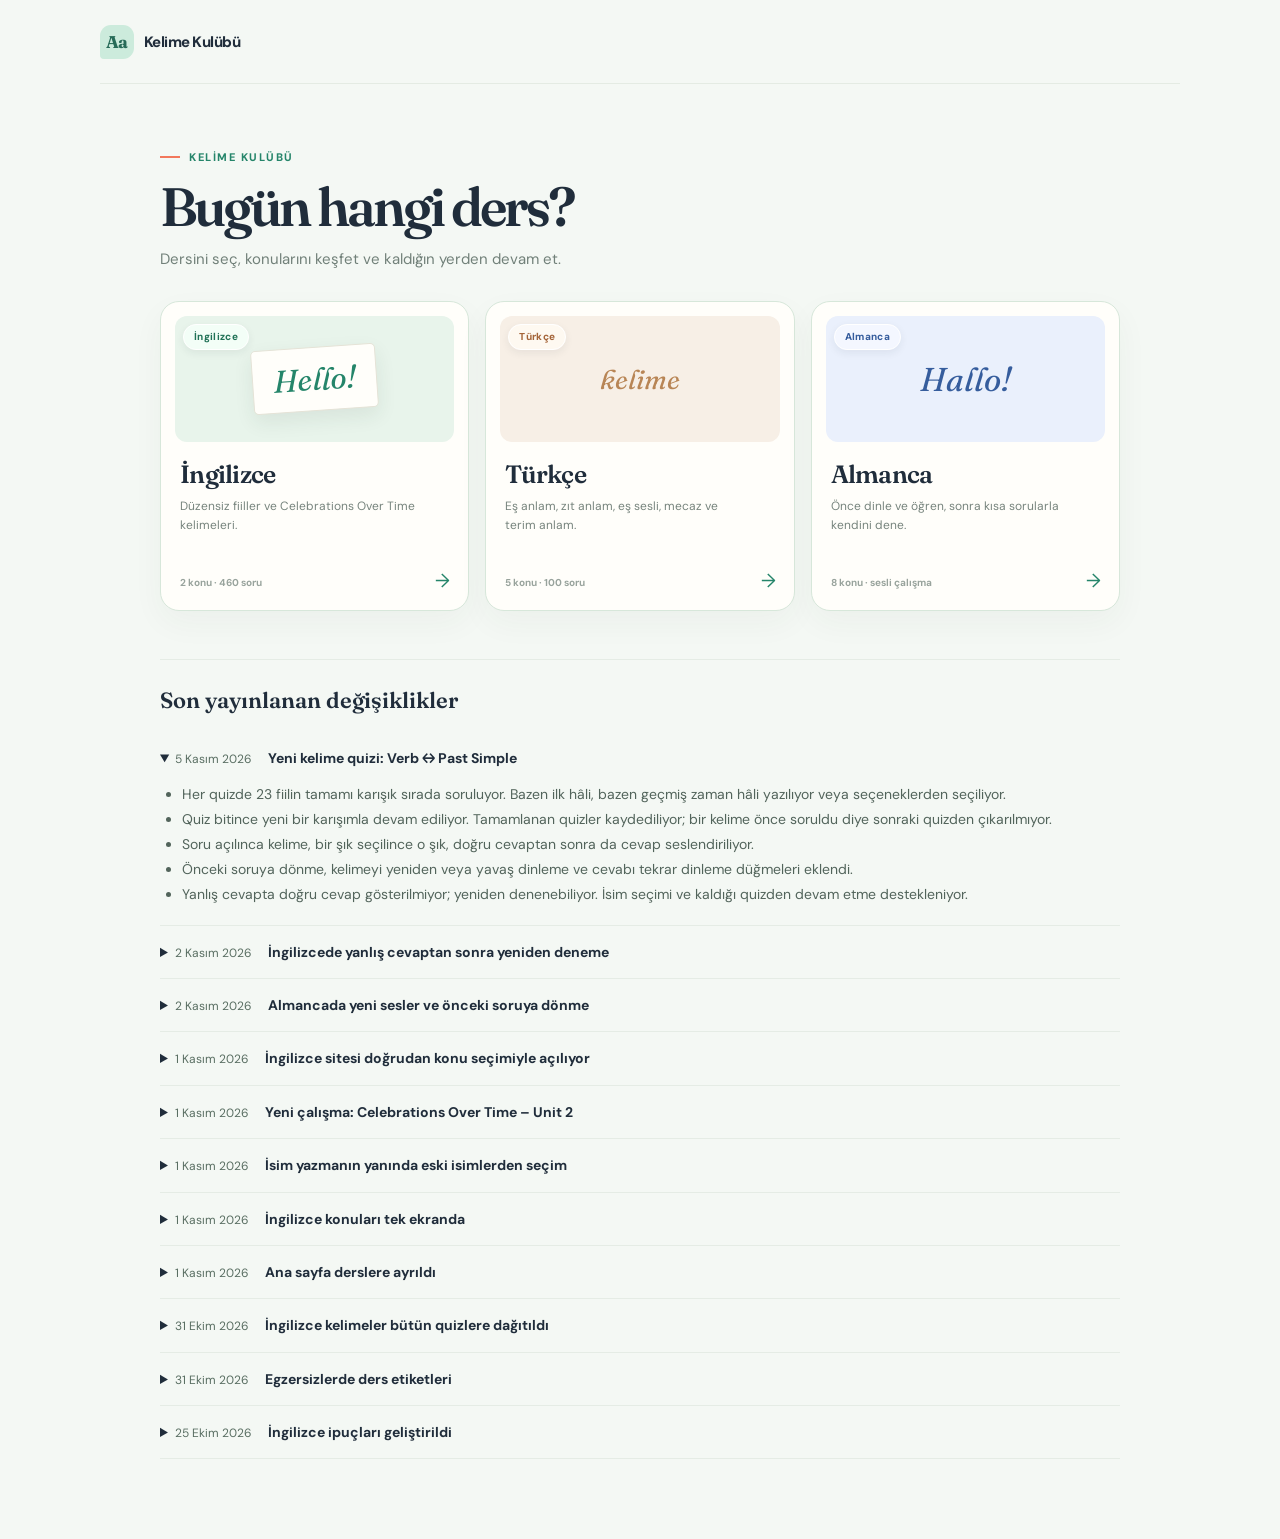
<file: index.html>
<!doctype html>
<html lang="tr">
  <head>
    <meta charset="UTF-8" />
    <meta name="viewport" content="width=device-width, initial-scale=1" />
    <meta name="theme-color" content="#f4f8f4" />
    <meta name="description" content="İngilizce, Türkçe ve Almanca dersleri için çocuklara uygun çalışmalar." />
    <title>Dersler · Kelime Kulübü</title>
    <link rel="stylesheet" href="styles.css?v=20261101-release1" />
    <script src="release-notes.js?v=20261105-release1" defer></script>
  </head>
  <body>
    <main class="app-shell">
      <header class="topbar">
        <a class="brand" href="index.html" aria-label="Kelime Kulübü ana sayfa"><span class="brand-mark" aria-hidden="true">Aa</span><span>Kelime Kulübü</span></a>
      </header>
      <section class="exercise-picker view" aria-labelledby="exercise-title">
        <div class="exercise-picker-heading">
          <p class="eyebrow"><span class="eyebrow-line"></span> KELİME KULÜBÜ</p>
          <h1 id="exercise-title">Bugün hangi ders?</h1>
          <p>Dersini seç, konularını keşfet ve kaldığın yerden devam et.</p>
        </div>
        <div class="exercise-grid subject-grid" aria-label="Dersler">
          <a class="exercise-card exercise-card-active subject-card" href="english.html">
            <span class="exercise-language-tag language-english">İngilizce</span>
            <span class="exercise-card-art exercise-art-verbs" aria-hidden="true"><span>Hello!</span></span>
            <span class="exercise-card-copy"><strong>İngilizce</strong><span>Düzensiz fiiller ve Celebrations Over Time kelimeleri.</span><span class="exercise-card-meta">2 konu · 460 soru</span></span>
            <span class="exercise-card-arrow" aria-hidden="true">→</span>
          </a>
          <a class="exercise-card exercise-card-active subject-card" href="turkish.html">
            <span class="exercise-language-tag language-turkish">Türkçe</span>
            <span class="exercise-card-art exercise-art-turkish" aria-hidden="true"><span>kelime</span></span>
            <span class="exercise-card-copy"><strong>Türkçe</strong><span>Eş anlam, zıt anlam, eş sesli, mecaz ve terim anlam.</span><span class="exercise-card-meta">5 konu · 100 soru</span></span>
            <span class="exercise-card-arrow" aria-hidden="true">→</span>
          </a>
          <a class="exercise-card exercise-card-active subject-card" href="german.html">
            <span class="exercise-language-tag language-german">Almanca</span>
            <span class="exercise-card-art exercise-art-german" aria-hidden="true"><span>Hallo!</span></span>
            <span class="exercise-card-copy"><strong>Almanca</strong><span>Önce dinle ve öğren, sonra kısa sorularla kendini dene.</span><span class="exercise-card-meta">8 konu · sesli çalışma</span></span>
            <span class="exercise-card-arrow" aria-hidden="true">→</span>
          </a>
        </div>
        <section class="release-notes" data-release-notes="home" aria-label="Son yayınlanan değişiklikler"></section>
      </section>
    </main>
  </body>
</html>
</file>
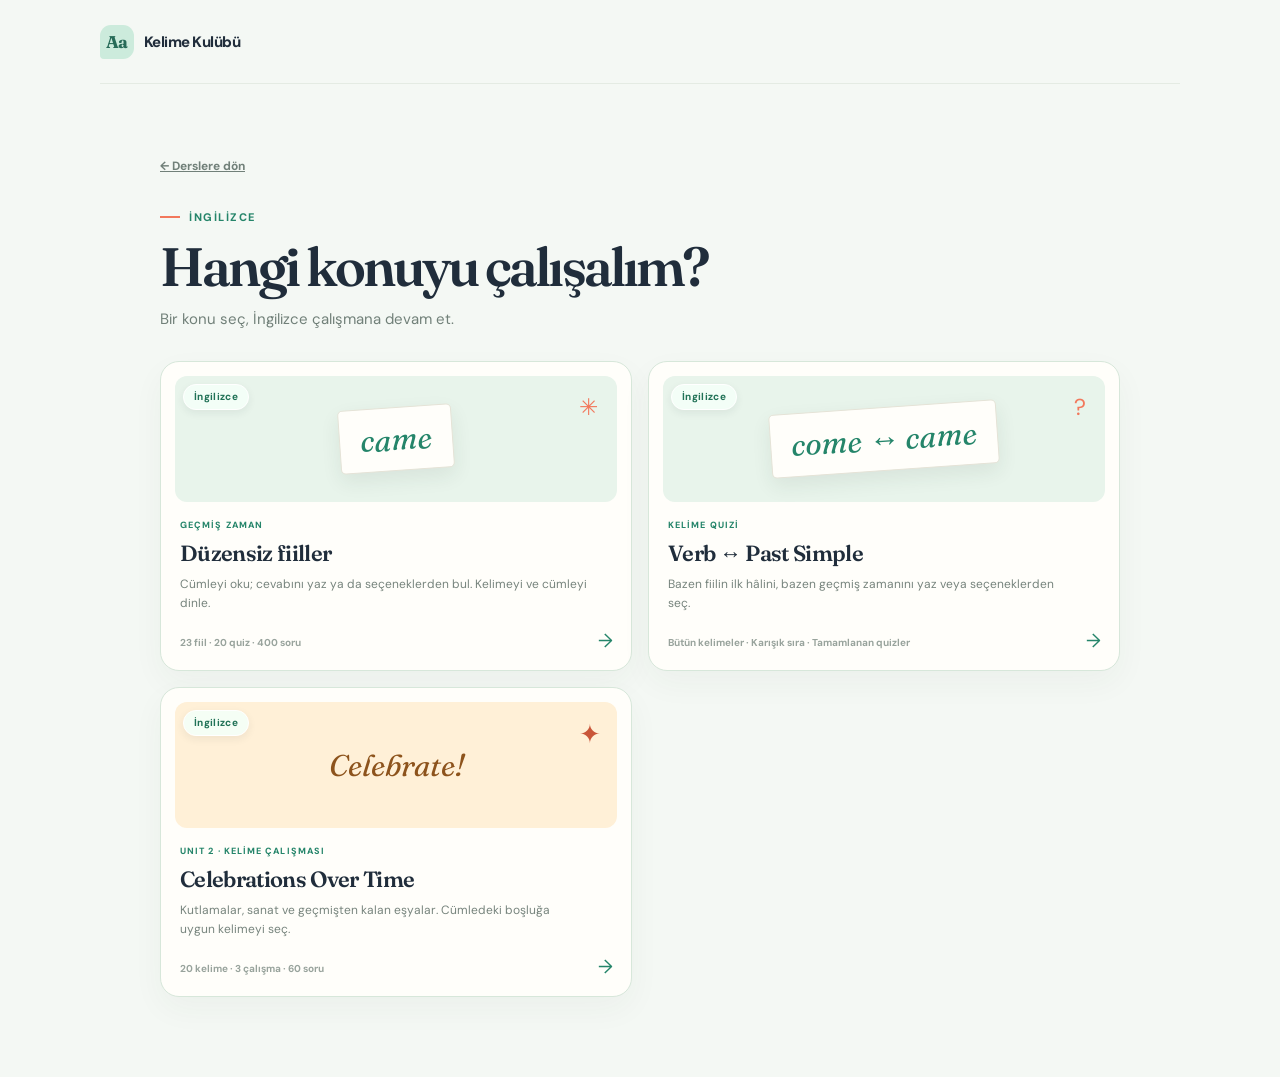
<file: english.html>
<!doctype html>
<html lang="tr">
  <head>
    <meta charset="UTF-8" />
    <meta name="viewport" content="width=device-width, initial-scale=1" />
    <meta name="theme-color" content="#f4f8f4" />
    <meta name="description" content="İngilizce, Türkçe ve Almanca dersleri için çocuklara uygun çalışmalar." />
    <title>İngilizce · Kelime Kulübü</title>
    <link rel="stylesheet" href="styles.css?v=20261101-release1" />
    <script src="subject-links.js?v=20261101-release1" defer></script>
  </head>
  <body>
    <main class="app-shell">
      <header class="topbar">
        <a class="brand" href="index.html" aria-label="Kelime Kulübü ana sayfa"><span class="brand-mark" aria-hidden="true">Aa</span><span>Kelime Kulübü</span></a>
      </header>
      <section class="exercise-picker view" aria-labelledby="english-title">
        <a class="back-link" href="index.html">← Derslere dön</a>
        <div class="exercise-picker-heading">
          <p class="eyebrow"><span class="eyebrow-line"></span> İNGİLİZCE</p>
          <h1 id="english-title">Hangi konuyu çalışalım?</h1>
          <p>Bir konu seç, İngilizce çalışmana devam et.</p>
        </div>
        <div class="exercise-grid" aria-label="İngilizce konuları">
          <a class="exercise-card exercise-card-active" data-english-site data-english-page="irregular-verbs.html" href="https://tiredthracian.github.io/Alpcik-English/irregular-verbs.html">
            <span class="exercise-language-tag language-english">İngilizce</span>
            <span class="exercise-card-art exercise-art-verbs" aria-hidden="true"><span>came</span><i>✳</i></span>
            <span class="exercise-card-copy"><span class="exercise-status">GEÇMİŞ ZAMAN</span><strong>Düzensiz fiiller</strong><span>Cümleyi oku; cevabını yaz ya da seçeneklerden bul. Kelimeyi ve cümleyi dinle.</span><span class="exercise-card-meta">23 fiil · 20 quiz · 400 soru</span></span>
            <span class="exercise-card-arrow" aria-hidden="true">→</span>
          </a>
          <a class="exercise-card exercise-card-active" data-english-site data-english-page="verb-quiz.html" href="https://tiredthracian.github.io/Alpcik-English/verb-quiz.html">
            <span class="exercise-language-tag language-english">İngilizce</span>
            <span class="exercise-card-art exercise-art-verbs" aria-hidden="true"><span>come ↔ came</span><i>?</i></span>
            <span class="exercise-card-copy"><span class="exercise-status">KELİME QUIZİ</span><strong>Verb ↔ Past Simple</strong><span>Bazen fiilin ilk hâlini, bazen geçmiş zamanını yaz veya seçeneklerden seç.</span><span class="exercise-card-meta">Bütün kelimeler · Karışık sıra · Tamamlanan quizler</span></span>
            <span class="exercise-card-arrow" aria-hidden="true">→</span>
          </a>
          <a class="exercise-card exercise-card-active" data-english-site data-english-page="celebrations.html" href="https://tiredthracian.github.io/Alpcik-English/celebrations.html">
            <span class="exercise-language-tag language-english">İngilizce</span>
            <span class="exercise-card-art exercise-art-celebrations" aria-hidden="true"><span>Celebrate!</span><i>✦</i></span>
            <span class="exercise-card-copy"><span class="exercise-status">UNIT 2 · KELİME ÇALIŞMASI</span><strong>Celebrations Over Time</strong><span>Kutlamalar, sanat ve geçmişten kalan eşyalar. Cümledeki boşluğa uygun kelimeyi seç.</span><span class="exercise-card-meta">20 kelime · 3 çalışma · 60 soru</span></span>
            <span class="exercise-card-arrow" aria-hidden="true">→</span>
          </a>
        </div>
      </section>
    </main>
  </body>
</html>
</file>
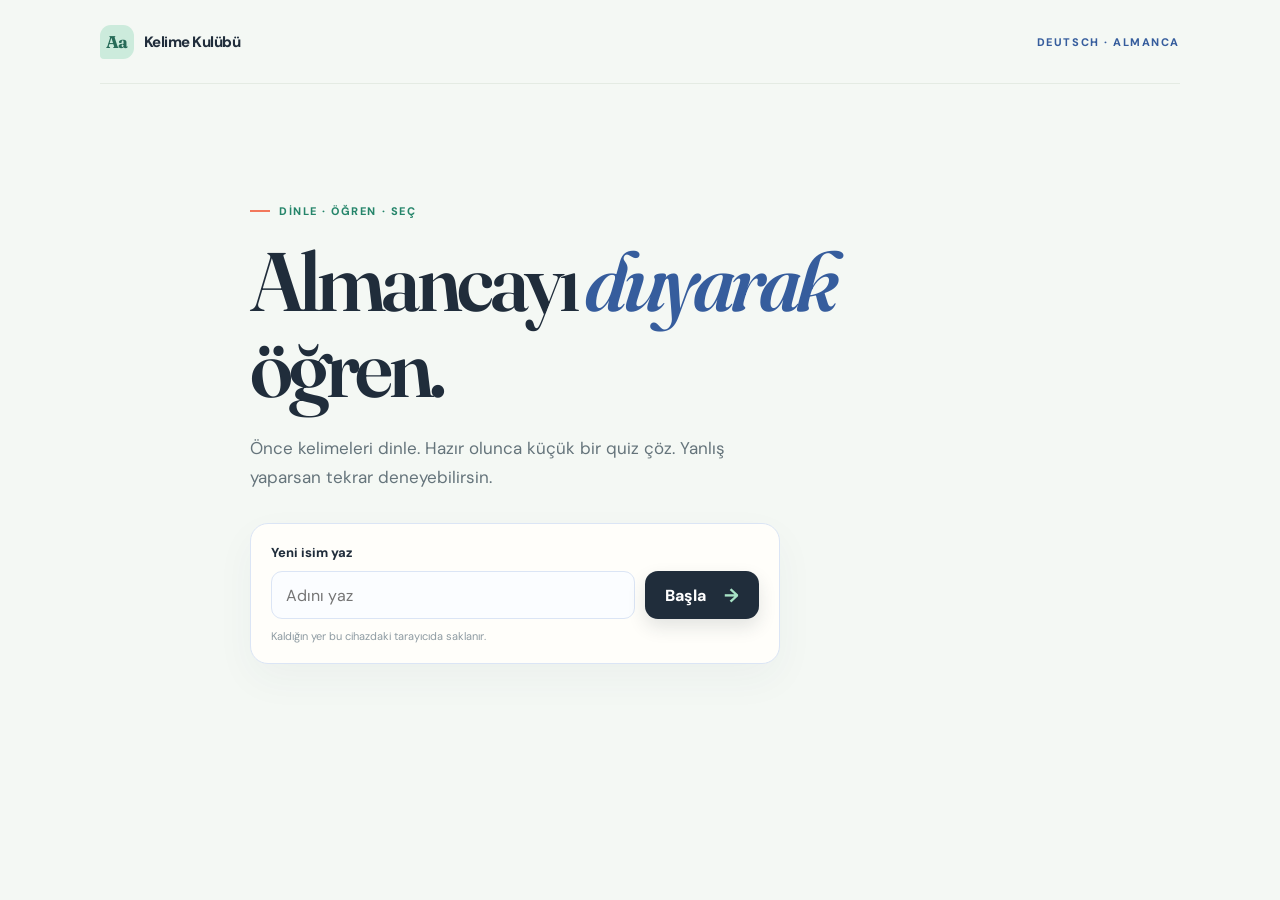
<file: german.html>
<!doctype html>
<html lang="tr">
  <head>
    <meta charset="UTF-8" />
    <meta name="viewport" content="width=device-width, initial-scale=1" />
    <meta name="theme-color" content="#f4f8f4" />
    <meta name="description" content="Almanca kelimeleri dinleyerek öğren, sonra kısa sorularla pekiştir." />
    <title>Almanca çalışması · Kelime Kulübü</title>
    <link rel="stylesheet" href="styles.css?v=20261101-release1" />
    <link rel="stylesheet" href="german.css?v=20261102-previous1" />
    <script src="german-data.js" defer></script>
    <script src="german.js?v=20261102-previous1" defer></script>
    <script src="profile-picker.js?v=20261104-quiz1" defer></script>
  </head>
  <body>
    <main class="app-shell german-shell">
      <header class="topbar">
        <a class="brand" href="./" aria-label="Kelime Kulübü ana sayfa"><span class="brand-mark" aria-hidden="true">Aa</span><span>Kelime Kulübü</span></a>
        <span class="german-top-label">DEUTSCH · ALMANCA</span>
      </header>

      <section class="german-intro" id="intro-view">
        <p class="eyebrow"><span class="eyebrow-line"></span> DİNLE · ÖĞREN · SEÇ</p>
        <h1>Almancayı <em>duyarak</em> öğren.</h1>
        <p>Önce kelimeleri dinle. Hazır olunca küçük bir quiz çöz. Yanlış yaparsan tekrar deneyebilirsin.</p>
        <form id="name-form" class="german-name-form">
          <div class="saved-names" data-profile-picker="german-name" hidden></div>
          <label for="german-name">Yeni isim yaz</label>
          <div class="german-form-row">
            <input id="german-name" type="text" maxlength="30" autocomplete="name" placeholder="Adını yaz" required />
            <button class="button button-primary" type="submit">Başla <span aria-hidden="true">→</span></button>
          </div>
          <small>Kaldığın yer bu cihazdaki tarayıcıda saklanır.</small>
        </form>
      </section>

      <section class="german-topics" id="topics-view" hidden>
        <div class="german-page-head">
          <div><p class="eyebrow"><span class="eyebrow-line"></span> ALMANCA ÇALIŞMASI</p><h1>Bugün ne dinleyelim?</h1><p>Bir konu seç. Önce kelimelere bak, sonra kendini dene.</p></div>
          <button class="german-profile-button" id="change-name" type="button">İsim: <strong id="current-name"></strong> · değiştir</button>
        </div>
        <div class="german-topic-grid" id="topic-list"></div>
      </section>

      <section class="german-study" id="study-view" hidden>
        <button class="back-link" id="back-to-topics" type="button"><span aria-hidden="true">←</span> Konulara dön</button>
        <div class="german-study-head"><div><p class="eyebrow"><span class="eyebrow-line"></span> <span id="study-mode">DİNLE VE ÖĞREN</span></p><h1 id="study-title"></h1></div><span class="german-count" id="study-count"></span></div>
        <div class="german-progress"><span id="study-progress"></span></div>
        <article class="german-word-card" id="word-card">
          <p class="german-card-label" id="card-label">ÖNCE DİNLE</p>
          <div class="german-word" id="german-word" lang="de"></div>
          <div class="german-meaning" id="german-meaning"></div>
          <p class="german-learning-tip" id="learning-tip" hidden></p>
          <div class="german-audio-actions">
            <button class="german-sound-button" id="play-audio" type="button" aria-label="Almanca telaffuzu dinle"><span aria-hidden="true">▶</span> Dinle</button>
            <button class="german-slow-button" id="play-slow" type="button">Yavaş dinle</button>
          </div>
          <div class="german-options" id="answer-options" hidden></div>
          <p class="german-feedback" id="german-feedback" role="status" aria-live="polite"></p>
          <div class="german-navigation">
            <button class="german-slow-button" id="previous-card" type="button" disabled><span aria-hidden="true">←</span> Önceki</button>
            <button class="button button-primary german-next" id="next-card" type="button">Sonraki <span aria-hidden="true">→</span></button>
          </div>
        </article>
        <p class="german-audio-note" id="audio-note" role="status" hidden>Ses açılamadı. Lütfen tekrar dene.</p>
      </section>
    </main>
  </body>
</html>
</file>
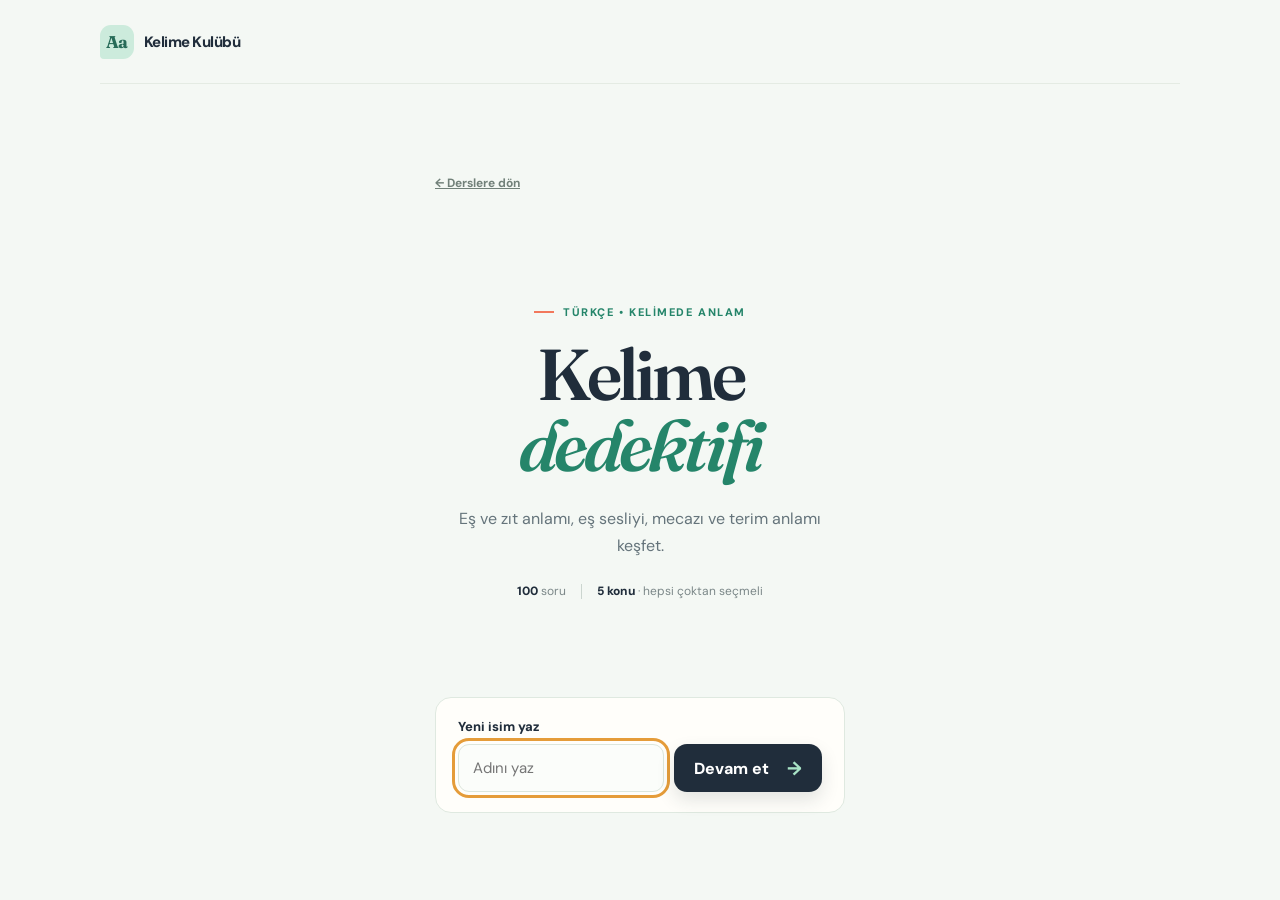
<file: turkish.html>
<!doctype html>
<html lang="tr">
  <head>
    <meta charset="UTF-8" />
    <meta name="viewport" content="width=device-width, initial-scale=1" />
    <meta name="theme-color" content="#f4f8f4" />
    <meta name="description" content="İngilizce, Türkçe ve Almanca kelime çalışmaları." />
    <title>Türkçe · Kelime Kulübü</title>
    <link rel="stylesheet" href="styles.css?v=20261101-release1" />
    <script src="turkish-questions.js?v=20261031-mixedwords1" defer></script>
    <script src="english-audio.js?v=20261101-release1" defer></script>
    <script src="app.js?v=20261102-retry1" defer></script>
    <script src="profile-picker.js?v=20261104-quiz1" defer></script>
  </head>
  <body data-subject="turkish">
    <main class="app-shell">
      <header class="topbar">
        <a class="brand" href="./" aria-label="Kelime Kulübü ana sayfa">
          <span class="brand-mark" aria-hidden="true">Aa</span>
          <span>Kelime Kulübü</span>
        </a>
        <div class="profile-controls" id="profile-controls" hidden>
          <span id="active-child-name"></span>
          <button class="change-profile-button" id="exercise-home-button" type="button">Derslere dön</button>
          <button class="change-profile-button" id="change-profile-button" type="button">Öğrenci değiştir</button>
        </div>
      </header>

      <section id="exercise-view" hidden>
        <button id="choose-turkish-words" type="button">Türkçe çalış</button>
      </section>

      <section class="turkish-topics view" id="turkish-topics-view" aria-labelledby="turkish-topics-title" hidden>
        <button class="back-link" id="back-to-exercises" type="button"><span aria-hidden="true">←</span> Derslere dön</button>
        <div class="exercise-picker-heading">
          <p class="eyebrow"><span class="eyebrow-line"></span> TÜRKÇE • KELİMEDE ANLAM</p>
          <h1 id="turkish-topics-title">Hangi konuyu çalışalım?</h1>
          <p id="turkish-topics-intro">Bir konu seç; kaldığın sorudan devam et.</p>
        </div>
        <div class="topic-grid" id="turkish-topic-grid" aria-label="Türkçe konuları"></div>
      </section>

      <section class="welcome view" id="welcome-view" aria-labelledby="welcome-title" hidden>
        <a class="back-link subject-back" href="index.html">← Derslere dön</a>
        <div class="welcome-copy">
          <p class="eyebrow"><span class="eyebrow-line"></span> İngilizce • Düzensiz fiiller</p>
          <h1 id="welcome-title">Geçmiş zaman<br /><span>dedektifi</span></h1>
          <p class="welcome-text">Adını yaz, kaldığın quizden devam et. Cümleleri bazen yazarak bazen seçeneklerden cevapla.</p>
          <div class="welcome-facts" aria-label="Çalışma bilgileri">
            <span><b>400</b> soru</span>
            <span class="fact-divider" aria-hidden="true"></span>
            <span><b>20 quiz</b> · her biri 20 soru</span>
          </div>
        </div>

        <div class="welcome-art" aria-hidden="true">
          <div class="sunburst"></div>
          <div class="paper-card">
            <span class="paper-label">DÜN NE OLDU?</span>
            <p>Yesterday,<br />I <span class="scribble">came</span><br />to the park.</p>
            <span class="paper-check">✓</span>
          </div>
          <div class="pencil-shape"></div>
          <div class="spark spark-one">✳</div>
          <div class="spark spark-two">✦</div>
        </div>

        <form class="profile-entry" id="profile-entry">
          <div class="saved-names" data-profile-picker="child-name" hidden></div>
          <label for="child-name">Yeni isim yaz</label>
          <div class="profile-entry-row">
            <input id="child-name" name="child-name" type="text" maxlength="30" autocomplete="name" placeholder="Adını yaz" required />
            <button class="button button-primary" type="submit">Devam et <span aria-hidden="true">→</span></button>
          </div>
        </form>

        <div class="progress-hub" id="progress-hub" hidden>
          <div class="quiz-next" id="quiz-next">
          <div>
            <p class="next-label">Sıradaki çalışma</p>
            <h2 id="next-quiz-title">Quiz 1 seni bekliyor</h2>
            <span class="next-detail" id="next-quiz-detail">20 soru · Yazarak ve seçeneklerden cevapla</span>
          </div>
          <button class="button button-primary" id="continue-quiz-button" type="button">Başla <span aria-hidden="true">→</span></button>
          </div>
          <div class="all-quizzes-done" id="all-quizzes-done" hidden>
            <span class="done-mark" aria-hidden="true">✓</span>
            <div><h2>Bütün quizleri bitirdin!</h2><p>Harika çalıştın. 20 quizin tamamı tamamlandı.</p></div>
          </div>
        </div>
      </section>

      <section class="quiz view" id="quiz-view" aria-labelledby="question-title" hidden>
        <div class="quiz-heading">
          <div>
            <p class="eyebrow"><span class="eyebrow-line"></span> <span id="question-mode-label">Cümleyi tamamla</span></p>
            <h1 id="question-title">Dün ne oldu?</h1>
          </div>
          <div class="progress-copy"><span id="progress-current">1</span><span class="progress-slash">/</span><span id="progress-total">20</span></div>
        </div>

        <div class="progress-track" role="progressbar" aria-label="İlerleme" aria-valuemin="0" aria-valuemax="20" aria-valuenow="1" id="progress-bar">
          <span class="progress-fill" id="progress-fill"></span>
        </div>

        <article class="question-card" aria-live="polite">
          <div class="question-topline">
            <span class="question-kicker" id="question-kicker">BOŞLUĞU DOLDUR</span>
            <div class="hint-control">
              <button class="hint-button" id="hint-button" type="button" aria-expanded="false" aria-controls="verb-hint">İpucu <span aria-hidden="true">?</span></button>
              <span class="verb-hint" id="verb-hint" hidden></span>
            </div>
          </div>
          <p class="sentence" id="sentence-text"></p>
          <div id="typing-answer">
            <label class="answer-label" for="answer-input">Geçmiş hâlini klavyeyle yaz</label>
            <div class="answer-row">
              <input id="answer-input" type="text" autocomplete="off" autocapitalize="none" spellcheck="false" aria-describedby="answer-feedback" placeholder="Cevabını yaz" />
            </div>
          </div>
          <div id="choice-answer" hidden>
            <p class="answer-label">Doğru cevabı seç</p>
            <div class="choice-grid" id="choice-grid" role="group" aria-label="Cevap seçenekleri"></div>
          </div>
          <div class="answer-submit"><button class="button button-check" id="check-button" type="button">Kontrol et</button></div>
          <p class="feedback" id="answer-feedback" aria-live="polite"></p>
          <div class="audio-actions" id="audio-actions" hidden>
            <button class="audio-button" id="play-sentence" type="button"><span aria-hidden="true">🔊</span> Cümleyi dinle</button>
            <button class="audio-button" id="play-sentence-slow" type="button"><span aria-hidden="true">🐢</span> Yavaş dinle</button>
          </div>
          <div class="question-actions">
            <span class="tiny-note" id="question-note">Büyük ya da küçük harfle yazabilirsin.</span>
            <button class="skip-repeat-button" id="skip-repeat-button" type="button" hidden>Daha önce yaptım, geç</button>
            <div class="nav-buttons">
              <button class="button button-prev" id="prev-button" type="button" disabled><span aria-hidden="true">←</span> Önceki</button>
              <button class="button button-next" id="next-button" type="button" disabled>Sonraki <span aria-hidden="true">→</span></button>
            </div>
          </div>
        </article>
      </section>

      <section class="finish view" id="finish-view" aria-labelledby="finish-title" hidden>
        <div class="finish-stamp" aria-hidden="true">✦</div>
        <p class="eyebrow"><span class="eyebrow-line"></span> Çalışma tamamlandı</p>
        <h1 id="finish-title">Harika iş çıkardın!</h1>
        <p class="finish-copy" id="finish-copy"></p>
        <p class="finish-score" id="finish-score"></p>
        <button class="button button-primary" id="next-quiz-button" type="button">Sıradaki quiz'e geç <span aria-hidden="true">→</span></button>
        <button class="button button-primary" id="turkish-topics-button" type="button" hidden>Konulara dön <span aria-hidden="true">→</span></button>
      </section>

    </main>
  </body>
</html>
</file>
<file: styles.css>
@import url('https://fonts.googleapis.com/css2?family=DM+Sans:wght@400;500;600;700;800&family=Lexend:wght@400;500;600&family=Fraunces:opsz,wght@9..144,600;9..144,700&display=swap');

:root {
  color-scheme: light;
  --ink: #202d3b;
  --muted: #78858a;
  --paper: #fffefa;
  --canvas: #f4f8f4;
  --mint: #ccebdc;
  --mint-deep: #25856a;
  --coral: #f2785c;
  --sun: #f6cb64;
  --line: #e5ece5;
  --display: 'Fraunces', Georgia, serif;
  --body: 'DM Sans', 'Trebuchet MS', sans-serif;
}

* { box-sizing: border-box; }

body {
  min-width: 320px;
  min-height: 100vh;
  margin: 0;
  background: var(--canvas);
  color: var(--ink);
  font-family: var(--body);
  -webkit-font-smoothing: antialiased;
}

button, input { font: inherit; }
button { -webkit-tap-highlight-color: transparent; }
button:focus-visible, input:focus-visible, a:focus-visible { outline: 3px solid #e59c39; outline-offset: 3px; }
[hidden] { display: none !important; }

.app-shell { width: min(1080px, calc(100% - 64px)); min-height: 100vh; margin: 0 auto; display: flex; flex-direction: column; }
.topbar { height: 84px; display: flex; align-items: center; justify-content: space-between; border-bottom: 1px solid #e4ebe3; }
.brand { display: inline-flex; align-items: center; gap: 10px; color: var(--ink); font-size: 15px; font-weight: 800; letter-spacing: -.035em; text-decoration: none; }
.brand-mark { width: 34px; height: 34px; display: grid; place-items: center; border-radius: 11px 11px 11px 4px; background: var(--mint); color: #276b58; font-family: var(--display); font-size: 17px; font-weight: 700; }
.profile-controls { display: flex; align-items: center; gap: 13px; color: #6d7b74; font-size: 12px; font-weight: 700; }
.change-profile-button { border: 0; padding: 8px 0 8px 8px; background: transparent; color: var(--mint-deep); cursor: pointer; font-size: 11px; font-weight: 800; }

.view { flex: 1; }
.exercise-picker { width: min(960px, 100%); margin: 0 auto; padding: 66px 0 80px; }
.exercise-picker-heading { margin-bottom: 30px; }
.exercise-picker-heading .eyebrow { margin-bottom: 14px; }
.exercise-picker-heading h1 { font-size: clamp(38px, 5vw, 54px); line-height: 1.06; }
.exercise-picker-heading > p:last-child { margin: 12px 0 0; color: #718079; font-size: 15px; line-height: 1.6; }
.exercise-grid { display: grid; grid-template-columns: repeat(2, minmax(0, 1fr)); gap: 16px; }
.exercise-card { min-width: 0; min-height: 310px; position: relative; display: flex; flex-direction: column; align-items: stretch; padding: 14px; overflow: hidden; border: 1px solid #e2eae2; border-radius: 19px; background: var(--paper); color: var(--ink); text-align: left; text-decoration: none; }
button.exercise-card { cursor: pointer; font: inherit; }
.exercise-card-active { border-color: #d7e7da; box-shadow: 0 12px 32px #263d320b; transition: transform .18s ease, box-shadow .18s ease, border-color .18s ease; }
.exercise-card-active:hover { transform: translateY(-3px); border-color: #a9cfb4; box-shadow: 0 16px 34px #263d3212; }
.exercise-card-active:focus-visible { outline: 3px solid #e59c39; outline-offset: 3px; }
.exercise-card-art { height: 126px; position: relative; display: grid; place-items: center; overflow: hidden; border-radius: 12px; }
.exercise-art-verbs { background: #e8f4eb; }
.exercise-art-verbs > span { padding: 12px 20px; transform: rotate(-4deg); border: 1px solid #e5e3d7; border-radius: 5px; background: #fffefa; box-shadow: 0 8px 20px #263d3215; color: var(--mint-deep); font-family: var(--display); font-size: 31px; font-style: italic; }
.exercise-art-verbs > i, .exercise-art-sentences > i, .exercise-art-match > i { position: absolute; top: 16px; right: 19px; color: var(--coral); font-size: 23px; font-style: normal; }
.exercise-art-sentences { background: #f8f0e6; }
.exercise-art-sentences > span { color: #b88555; font-family: var(--display); font-size: 45px; font-weight: 700; }
.exercise-art-match { background: #eff0f8; }
.exercise-art-match > span { color: #7979ad; font-size: 45px; font-weight: 500; }
.exercise-art-match > i { color: #d1a33b; }
.exercise-art-turkish { background: #f7efe6; }
.exercise-art-turkish > span { color: #b88555; font-family: var(--display); font-size: 27px; font-style: italic; }
.exercise-art-turkish > i { position: absolute; top: 16px; right: 19px; color: #d1a33b; font-size: 23px; font-style: normal; }
.exercise-art-german { background: #eaf0fc; }
.exercise-art-german > span { color: #365d9d; font-family: var(--display); font-size: 33px; font-style: italic; }
.exercise-art-german > i { position: absolute; top: 15px; right: 19px; color: #f2785c; font-size: 22px; font-style: normal; }
.exercise-card-copy { display: flex; flex: 1; flex-direction: column; align-items: flex-start; padding: 17px 30px 6px 5px; }
.exercise-status { margin-bottom: 8px; color: var(--mint-deep); font-size: 9px; font-weight: 800; letter-spacing: .12em; }
.exercise-card-copy strong { font-family: var(--display); font-size: 22px; font-weight: 600; letter-spacing: -.03em; }
.exercise-card-copy > span:not(.exercise-status) { margin-top: 8px; color: #77847d; font-size: 12px; line-height: 1.55; }
.exercise-card-copy .exercise-card-meta { margin-top: auto !important; padding-top: 12px; color: #98a39c !important; font-size: 10px !important; font-weight: 700; }
.exercise-card-arrow { position: absolute; right: 18px; bottom: 17px; color: var(--mint-deep); font-size: 19px; }
.exercise-language-tag { z-index: 2; position: absolute; top: 22px; left: 22px; padding: 6px 10px; border: 1px solid #ffffff; border-radius: 999px; box-shadow: 0 3px 9px #20313b12; font-size: 10px; font-weight: 800; letter-spacing: .035em; line-height: 1.2; pointer-events: none; }
.language-english { background: #f5fff8ed; color: #217257; }
.language-turkish { background: #fffaf3ed; color: #a46438; }
.language-german { background: #f6f8ffed; color: #365d9d; }
.exercise-card-soon { background: #fbfcfa; }
.exercise-card-soon .exercise-status { color: #a0aaa3; }
.exercise-card-soon .exercise-card-art { filter: saturate(.8); }
.turkish-topics { width: min(820px, 100%); margin: 0 auto; padding: 34px 0 70px; }
.back-link { display: inline-flex; align-items: center; gap: 8px; margin: 0 0 28px; padding: 8px 0; border: 0; background: transparent; color: #718079; cursor: pointer; font-size: 12px; font-weight: 700; }
.back-link span { color: var(--mint-deep); font-size: 17px; }
.topic-grid { display: grid; gap: 11px; }
.topic-card { min-height: 92px; display: grid; grid-template-columns: 48px 1fr 24px; align-items: center; gap: 14px; padding: 14px 18px; border: 1px solid #e2eae2; border-radius: 16px; background: var(--paper); color: var(--ink); cursor: pointer; text-align: left; transition: border-color .18s ease, transform .18s ease, box-shadow .18s ease; }
.topic-card:hover { transform: translateY(-2px); border-color: #a9cfb4; box-shadow: 0 10px 25px #263d320c; }
.topic-number { width: 42px; height: 42px; display: grid; place-items: center; border-radius: 13px; background: #edf6ef; color: var(--mint-deep); font-family: var(--display); font-size: 17px; }
.topic-card-copy { display: grid; gap: 4px; }
.topic-card-copy strong { font-family: var(--display); font-size: 20px; font-weight: 600; }
.topic-card-copy > span { color: #79867e; font-size: 11px; line-height: 1.5; }
.topic-card-copy .topic-progress { color: #a0aaa3; font-size: 10px; font-weight: 700; }
.topic-arrow { color: var(--mint-deep); font-size: 19px; }
.welcome { display: grid; grid-template-columns: 1.05fr .95fr; align-items: center; gap: 32px 42px; padding: 50px 4.5% 54px; }
.welcome[data-exercise="turkish"] { grid-template-columns: 1fr; max-width: 760px; margin: 0 auto; }
.welcome[data-exercise="turkish"] .welcome-copy { text-align: center; }
.welcome[data-exercise="turkish"] .eyebrow, .welcome[data-exercise="turkish"] .welcome-facts { justify-content: center; }
.welcome[data-exercise="turkish"] .welcome-text { margin-right: auto; margin-left: auto; }
.welcome[data-exercise="turkish"] .welcome-art { display: none; }
.eyebrow { display: flex; align-items: center; gap: 9px; margin: 0 0 20px; color: var(--mint-deep); font-size: 11px; font-weight: 800; letter-spacing: .14em; text-transform: uppercase; }
.eyebrow-line { width: 20px; height: 2px; background: var(--coral); }
h1 { margin: 0; color: var(--ink); font-family: var(--display); font-weight: 600; letter-spacing: -.055em; }
.welcome h1 { font-size: clamp(48px, 6vw, 72px); line-height: .99; }
.welcome h1 span { color: var(--mint-deep); font-style: italic; }
.welcome-text { max-width: 385px; margin: 24px 0 0; color: #65747b; font-size: 16px; line-height: 1.7; }
.welcome-facts { display: flex; align-items: center; gap: 15px; margin: 24px 0 0; color: #7b8788; font-size: 12px; }
.welcome-facts b { color: var(--ink); font-weight: 800; }
.fact-divider { width: 1px; height: 15px; background: #cbd5cf; }
.button { min-height: 48px; border: 0; border-radius: 13px; cursor: pointer; font-weight: 800; transition: transform .18s ease, background-color .18s ease, box-shadow .18s ease; }
.button:hover:not(:disabled) { transform: translateY(-2px); }
.button:active:not(:disabled) { transform: translateY(0); }
.button-primary { padding: 0 20px; background: var(--ink); color: white; box-shadow: 0 8px 18px #20313b20; }
.button-primary:hover { background: #304657; box-shadow: 0 10px 20px #20313b2b; }
.button-primary span { margin-left: 14px; color: #a8e3c6; font-size: 19px; vertical-align: -1px; }
.profile-entry, .progress-hub { grid-column: 1 / -1; width: 100%; }
.profile-entry { max-width: 540px; justify-self: center; padding: 20px 22px; border: 1px solid #dfe9e0; border-radius: 16px; background: #fffefa; }
.profile-entry > label { display: block; margin-bottom: 9px; color: var(--ink); font-size: 13px; font-weight: 800; }
.profile-entry-row { display: flex; gap: 10px; }
.profile-entry-row input { min-width: 0; height: 48px; flex: 1; padding: 0 14px; border: 1px solid #dce6dc; border-radius: 11px; background: #fbfdfa; color: var(--ink); font-size: 15px; }
.progress-hub { display: grid; gap: 10px; }
.quiz-next, .all-quizzes-done { display: flex; align-items: center; justify-content: space-between; gap: 20px; padding: 19px 22px; border: 1px solid #dfe9e0; border-radius: 16px; background: #fffefa; }
.next-label { margin: 0 0 5px; color: var(--mint-deep); font-size: 10px; font-weight: 800; letter-spacing: .12em; text-transform: uppercase; }
.quiz-next h2, .all-quizzes-done h2 { margin: 0; color: var(--ink); font-family: var(--display); font-size: 23px; font-weight: 600; letter-spacing: -.035em; }
.next-detail, .all-quizzes-done p { display: block; margin: 5px 0 0; color: #89958e; font-size: 11px; }
.quiz-next .button { flex: 0 0 auto; }
.all-quizzes-done { justify-content: flex-start; background: #f1f8f2; }
.done-mark { width: 38px; height: 38px; flex: 0 0 auto; display: grid; place-items: center; border-radius: 50%; background: var(--mint); color: var(--mint-deep); font-size: 20px; font-weight: 800; }

.welcome-art { min-height: 340px; position: relative; display: grid; place-items: center; }
.sunburst { position: absolute; width: 265px; height: 265px; border-radius: 50%; background: #e4f2e9; }
.paper-card { z-index: 1; position: relative; width: 250px; min-height: 265px; padding: 25px 27px; transform: rotate(3deg); border: 1px solid #e9e5d9; border-radius: 5px 5px 13px 5px; background: var(--paper); box-shadow: 0 18px 32px #263d3220; }
.paper-card::before { position: absolute; top: 0; left: 16px; width: 48px; height: 12px; background: #f5d575; content: ''; }
.paper-label { color: #9ba49c; font-size: 9px; font-weight: 800; letter-spacing: .16em; }
.paper-card p { margin: 23px 0 0; color: #45545d; font-family: var(--display); font-size: 30px; line-height: 1.23; }
.scribble { position: relative; color: var(--mint-deep); font-style: italic; }
.scribble::after { position: absolute; right: -4px; bottom: 0; left: -3px; height: 7px; transform: rotate(-2deg); background: #cdebdc99; content: ''; z-index: -1; }
.paper-check { position: absolute; right: 21px; bottom: 20px; width: 32px; height: 32px; display: grid; place-items: center; border-radius: 50%; background: #e6f4e9; color: var(--mint-deep); font-size: 19px; font-weight: 800; }
.pencil-shape { position: absolute; z-index: 2; right: 12%; bottom: 28px; width: 145px; height: 13px; transform: rotate(-39deg); border-radius: 8px 2px 2px 8px; background: var(--coral); box-shadow: inset 0 -3px #00000012; }
.pencil-shape::before { position: absolute; right: -14px; top: 0; width: 0; height: 0; border-top: 6.5px solid transparent; border-bottom: 6.5px solid transparent; border-left: 14px solid #e7c99d; content: ''; }
.pencil-shape::after { position: absolute; right: -14px; top: 4px; width: 0; height: 0; border-top: 2.5px solid transparent; border-bottom: 2.5px solid transparent; border-left: 5px solid #596469; content: ''; }
.spark { position: absolute; color: var(--coral); }
.spark-one { top: 37px; left: 12%; font-size: 29px; }
.spark-two { right: 8%; top: 69px; color: #e2ad33; font-size: 26px; }

.quiz { width: min(720px, 100%); margin: 0 auto; padding: 45px 0 28px; }
.quiz-heading { display: flex; align-items: end; justify-content: space-between; }
.quiz-heading .eyebrow { margin-bottom: 10px; }
.quiz-heading h1 { font-size: clamp(34px, 5vw, 44px); }
.progress-copy { display: flex; align-items: baseline; gap: 5px; padding-bottom: 5px; color: var(--ink); font-size: 21px; font-weight: 800; }
.progress-copy span:last-child { color: #9aa5a1; font-size: 15px; font-weight: 600; }
.progress-slash { color: #bdc8c1; font-size: 15px; }
.progress-track { height: 6px; overflow: hidden; margin: 21px 0 18px; border-radius: 10px; background: #e3eae4; }
.progress-fill { width: 6.67%; height: 100%; display: block; border-radius: inherit; background: var(--coral); transition: width .3s ease; }
.question-card { padding: 26px 30px 21px; border: 1px solid #e7ece5; border-radius: 19px; background: var(--paper); box-shadow: 0 13px 35px #23382d0b; }
.question-topline { display: flex; align-items: center; justify-content: space-between; flex-wrap: wrap; gap: 10px; }
.question-kicker { color: #9aa69f; font-size: 10px; font-weight: 800; letter-spacing: .13em; }
.hint-control { min-width: 0; display: flex; align-items: center; justify-content: flex-end; flex-wrap: wrap; gap: 7px; }
.hint-button { min-height: 34px; padding: 0 11px; border: 1px solid #25856a; border-radius: 9px; background: #25856a; color: #fff; box-shadow: 0 4px 10px #25856a26; cursor: pointer; font-size: 12px; font-weight: 800; }
.hint-button span { margin-left: 4px; color: #d8f3e4; font-size: 14px; }
.hint-button:hover { background: #1e7058; border-color: #1e7058; }
.verb-hint { max-width: 100%; padding: 9px 13px; border: 1px solid #a8d8bc; border-radius: 10px; background: #e0f4e8; color: #185c46; font-size: 15.5px; font-weight: 600; line-height: 1.4; }
.sentence { min-height: 54px; margin: 24px 0 23px; color: #344550; font-family: "Lexend", "DM Sans", "Trebuchet MS", sans-serif; font-size: clamp(23px, 3.7vw, 28px); font-weight: 500; letter-spacing: 0; line-height: 1.45; }
.sentence strong { color: var(--mint-deep); font-weight: 700; }
.blank { display: inline-block; min-width: 93px; border-bottom: 2px dashed #91bca8; color: var(--mint-deep); text-align: center; }
.answer-label { display: block; margin-bottom: 8px; color: #738079; font-size: 12px; font-weight: 700; }
.answer-row { display: flex; gap: 10px; }
.answer-row input { min-width: 0; height: 47px; flex: 1; padding: 0 14px; border: 1px solid #dce6dc; border-radius: 11px; background: #fbfdfa; color: var(--ink); font-size: 15px; }
.answer-row input::placeholder { color: #a9b4ad; }
.answer-submit { display: flex; justify-content: flex-end; margin-top: 10px; }
.button-check { padding: 0 17px; background: var(--mint); color: #245b4d; }
.button-check:hover { background: #b9e4cf; }
.button-check:disabled { background: #dbe6df; color: #78877f; cursor: not-allowed; }
.choice-grid { display: grid; grid-template-columns: repeat(2, minmax(0, 1fr)); gap: 9px; }
.choice-option { min-height: 50px; display: flex; align-items: center; gap: 10px; padding: 8px 12px; border: 1px solid #dce6dc; border-radius: 11px; background: #fbfdfa; color: #344550; cursor: pointer; text-align: left; font-weight: 700; }
.choice-option:hover:not(:disabled) { border-color: #9dcbb0; background: #f3faf4; }
.choice-option.is-selected { border-color: #55a87b; background: #eaf6ee; box-shadow: 0 0 0 2px #55a87b24; }
.choice-option:disabled { cursor: default; }
.choice-letter { width: 28px; height: 28px; flex: 0 0 auto; display: grid; place-items: center; border-radius: 8px; background: #edf3ee; color: #74827a; font-size: 11px; }
.feedback { min-height: 19px; margin: 8px 2px 0; color: var(--mint-deep); font-size: 12px; font-weight: 700; }
.feedback.is-wrong { color: #cb614b; }
.answer-row input.is-correct { border-color: #8cc7a4; background: #f4fbf5; }
.answer-row input.is-wrong { border-color: #e8a395; background: #fff9f7; }
.audio-actions { display: flex; flex-wrap: wrap; gap: 8px; margin-top: 12px; }
.audio-button { min-height: 38px; padding: 0 14px; border: 1px solid #cfe3d6; border-radius: 11px; background: #f2f9f4; color: #25664f; cursor: pointer; font-size: 13px; font-weight: 800; transition: transform .18s ease, background-color .18s ease; }
.audio-button:hover { background: #e4f3e9; transform: translateY(-1px); }
.audio-button:active { transform: translateY(0); }
.audio-button span { margin-right: 5px; }
.question-actions { display: flex; align-items: center; justify-content: space-between; margin-top: 15px; }
.tiny-note { flex: 1; color: #9ba59f; font-size: 10px; }
.skip-repeat-button { min-height: 42px; padding: 0 12px; border: 1px solid #e2e9e3; border-radius: 11px; background: #fbfdfa; color: #718079; cursor: pointer; font-size: 11px; font-weight: 700; }
.skip-repeat-button:hover { border-color: #aacbb5; background: #f0f8f1; color: var(--mint-deep); }
.button-next { min-height: 42px; padding: 0 16px; background: var(--ink); color: white; font-size: 12px; }
.button-next span { margin-left: 10px; color: #a8e3c6; font-size: 16px; }
.nav-buttons { display: flex; align-items: center; gap: 8px; margin-left: auto; }
.button-prev { min-height: 42px; padding: 0 16px; border: 1px solid #dce6dc; background: #fbfdfa; color: #4d5f58; font-size: 12px; }
.button-prev span { margin-right: 8px; color: var(--mint-deep); font-size: 16px; }
.button-prev:hover:not(:disabled) { background: #f0f8f1; }
.button-prev:disabled { opacity: .45; cursor: not-allowed; }
.button-next:disabled { background: #c4cdc7; cursor: not-allowed; }

.finish { display: flex; flex-direction: column; align-items: center; justify-content: center; padding: 48px 0; text-align: center; }
.finish-stamp { width: 74px; height: 74px; display: grid; place-items: center; margin-bottom: 25px; border: 1px dashed #d6ae51; border-radius: 50%; background: #fff4cc; color: #d49e23; font-size: 32px; transform: rotate(9deg); }
.finish .eyebrow { margin-bottom: 12px; }
.finish h1 { font-size: clamp(36px, 6vw, 54px); }
.finish-copy { max-width: 390px; margin: 13px 0 24px; color: #78858a; font-size: 14px; line-height: 1.7; }
.finish-score { min-height: 17px; margin: -10px 0 25px; color: #809087; font-size: 13px; }


@media (max-width: 700px) {
  .app-shell { width: min(100% - 36px, 540px); }
  .topbar { height: 68px; }
  .exercise-picker { padding: 38px 0 52px; }
  .exercise-picker-heading { margin-bottom: 22px; }
  .exercise-picker-heading h1 { font-size: clamp(36px, 10vw, 48px); }
  .exercise-grid { grid-template-columns: 1fr; gap: 12px; }
  .exercise-card { min-height: 0; display: grid; grid-template-columns: 90px 1fr; gap: 0 13px; padding: 11px; }
  .exercise-card-art { height: 96px; }
  .exercise-art-verbs > span { padding: 8px 11px; font-size: 23px; }
  .exercise-art-sentences > span, .exercise-art-match > span { font-size: 35px; }
  .exercise-card-copy { padding: 3px 27px 3px 0; }
  .exercise-card-copy strong { font-size: 19px; }
  .exercise-card-copy > span:not(.exercise-status) { margin-top: 5px; font-size: 11px; }
  .exercise-card-copy .exercise-card-meta { padding-top: 7px; }
  .exercise-card-arrow { right: 13px; bottom: 13px; }
  .welcome { grid-template-columns: 1fr; gap: 4px; padding: 40px 3% 34px; }
  .welcome h1 { font-size: clamp(48px, 12vw, 65px); }
  .welcome-text { max-width: 340px; font-size: 15px; }
  .welcome-art { min-height: 280px; margin-top: 0; }
  .quiz-next, .all-quizzes-done { align-items: flex-start; flex-direction: column; padding: 17px; }
  .profile-entry { padding: 17px; }
  .sunburst { width: 220px; height: 220px; }
  .paper-card { width: 215px; min-height: 228px; padding: 22px 24px; }
  .paper-card p { margin-top: 19px; font-size: 27px; }
  .pencil-shape { right: 12%; bottom: 21px; width: 118px; }
  .quiz { padding-top: 34px; }
  .question-card { padding: 21px 19px 18px; border-radius: 16px; }
}

@media (max-width: 420px) {
  .app-shell { width: calc(100% - 28px); }
  .brand { font-size: 13px; }
  .brand-mark { width: 31px; height: 31px; }
  .profile-controls { gap: 5px; }
  .profile-controls .change-profile-button { font-size: 9px; }
  #active-child-name { max-width: 42px; }
  .welcome { padding-right: 1%; padding-left: 1%; }
  .welcome-facts { gap: 10px; font-size: 11px; }
  .quiz-heading h1 { font-size: 34px; }
  .sentence { font-size: 25px; }
  .choice-grid { grid-template-columns: 1fr; }
  .profile-entry-row { align-items: stretch; flex-direction: column; }
  .profile-entry-row .button { width: 100%; }
  .profile-controls { gap: 8px; font-size: 11px; }
  .profile-controls .change-profile-button { padding-left: 0; font-size: 10px; }
  #active-child-name { max-width: 56px; overflow: hidden; text-overflow: ellipsis; white-space: nowrap; }
  .answer-row { flex-wrap: wrap; }
  .answer-row input { flex-basis: 100%; }
  .question-actions { align-items: center; flex-wrap: wrap; gap: 8px; }
  .tiny-note { flex: 1 1 100%; max-width: 100%; line-height: 1.5; }
}

@media (prefers-reduced-motion: reduce) {
  *, *::before, *::after { scroll-behavior: auto !important; transition-duration: .01ms !important; animation-duration: .01ms !important; animation-iteration-count: 1 !important; }
}
.answer-row input, .choice-option { font-family: "Lexend", "DM Sans", "Trebuchet MS", sans-serif; }
.answer-row input { font-size: 14px; }

/* Subject folders keep the existing lesson colors and handwritten artwork. */
.subject-grid { grid-template-columns: repeat(3, minmax(0, 1fr)); }
.subject-card { min-width: 0; }
.subject-card .exercise-card-copy > strong { font-size: 25px; }
.subject-back { grid-column: 1 / -1; justify-self: start; margin-bottom: 8px; }
.saved-names { margin-bottom: 22px; }
.saved-names-label { margin: 0 0 10px; color: var(--ink); font-size: 14px; font-weight: 700; }
.saved-names-list { display: flex; flex-wrap: wrap; gap: 9px; max-height: 225px; overflow-y: auto; padding: 4px; }
.saved-name-button { min-height: 44px; max-width: 100%; padding: 10px 17px; border: 1px solid #8bbba5; border-radius: 12px; background: #e7f4ec; color: #195c46; font: 700 15px var(--body); overflow-wrap: anywhere; cursor: pointer; }
.saved-name-button:hover { background: #ccebdc; border-color: #25856a; }
.saved-name-button:focus-visible, .release-notes summary:focus-visible { outline: 3px solid #d68c26; outline-offset: 3px; }
.release-notes { margin-top: 48px; padding-top: 26px; border-top: 1px solid var(--line); min-width: 0; }
.release-notes h2 { margin: 0 0 18px; color: var(--ink); font: 600 22px var(--display); }
.release-notes details { border-bottom: 1px solid var(--line); padding: 15px 0; }
.release-notes summary { display: list-item; cursor: pointer; font-size: 14px; line-height: 1.6; color: var(--ink); }
.release-notes time { display: inline-block; margin-right: 16px; color: #596e62; font-size: 12px; }
.release-notes summary span { font-weight: 700; }
.release-notes ul { margin: 12px 0 2px; padding-left: 22px; color: #52645b; font-size: 14px; line-height: 1.8; }
.welcome-releases { grid-column: 1 / -1; width: 100%; margin-top: 12px; }
.exercise-art-celebrations { background: #fff0d7; }
.exercise-art-celebrations > span { color: #8d531c; font-family: var(--display); font-size: 30px; font-style: italic; }
.exercise-art-celebrations > i { position: absolute; top: 15px; right: 16px; color: #c95639; font-size: 26px; font-style: normal; }
.unit-word-list { margin-top: 30px; }
.unit-word-list > summary { min-height: 44px; padding: 8px 0; font-weight: 700; }
.unit-glossary { display: grid; grid-template-columns: repeat(2, minmax(0, 1fr)); gap: 0 24px; }
.unit-glossary > div { padding: 12px 0; border-bottom: 1px solid var(--line); }
.unit-glossary dt { color: #195c46; font-family: "Lexend", var(--body); font-weight: 600; }
.unit-glossary dd { margin: 4px 0 0; font-size: 14px; line-height: 1.5; }
.unit-glossary .audio-button { margin-top: 9px; }
@media (max-width: 480px) {
  .unit-glossary { grid-template-columns: 1fr; }
  .exercise-art-celebrations > span { font-size: 21px; }
}
@media (max-width: 900px) and (min-width: 681px) {
  .subject-grid { grid-template-columns: repeat(2, minmax(0, 1fr)); }
}
@media (max-width: 680px) {
  .subject-grid { grid-template-columns: 1fr; }
  .subject-card .exercise-card-copy > strong { font-size: 22px; }
  .release-notes { margin-top: 32px; }
  .release-notes time { display: block; }
  .saved-name-button { font-size: 14px; padding: 10px 14px; }
}
</file>
<file: german.css>
.german-shell { --german-blue: #365d9d; --german-pale: #eaf0fc; --german-border: #dbe5f5; }
.german-top-label { color: var(--german-blue); font-size: 11px; font-weight: 800; letter-spacing: .14em; }
.german-intro { flex: 1; width: min(780px, 100%); margin: 0 auto; padding: clamp(54px, 10vw, 120px) 0 80px; }
.german-intro h1 { max-width: 720px; font-size: clamp(49px, 7vw, 83px); line-height: 1.04; }
.german-intro h1 em { color: var(--german-blue); font-style: italic; }
.german-intro > p:not(.eyebrow) { max-width: 520px; margin: 23px 0 32px; color: #65747b; font-size: 17px; line-height: 1.7; }
.german-name-form { max-width: 530px; padding: 20px; border: 1px solid var(--german-border); border-radius: 18px; background: #fffefa; box-shadow: 0 15px 40px #2b43600b; }
.german-name-form label { display: block; margin-bottom: 10px; font-size: 13px; font-weight: 800; }
.german-form-row { display: flex; gap: 10px; }
.german-form-row input { min-width: 0; height: 48px; flex: 1; padding: 0 14px; border: 1px solid var(--german-border); border-radius: 11px; background: #fbfdff; color: var(--ink); font-size: 16px; }
.german-name-form small { display: block; margin-top: 10px; color: #8e9ba2; font-size: 11px; }
.german-topics { flex: 1; padding: 54px 0 80px; }
.german-page-head { display: flex; align-items: end; justify-content: space-between; gap: 22px; margin-bottom: 34px; }
.german-page-head h1 { font-size: clamp(38px, 5vw, 56px); }
.german-page-head p:last-child { margin: 13px 0 0; color: #718079; font-size: 14px; line-height: 1.6; }
.german-profile-button { flex: 0 0 auto; padding: 11px 14px; border: 1px solid var(--german-border); border-radius: 10px; background: #fff; color: #596b84; cursor: pointer; font-size: 11px; }
.german-topic-grid { display: grid; grid-template-columns: repeat(2, minmax(0, 1fr)); gap: 12px; }
.german-topic-card { min-width: 0; min-height: 116px; display: grid; grid-template-columns: 60px 1fr 24px; align-items: center; gap: 16px; padding: 17px; border: 1px solid var(--german-border); border-radius: 17px; background: #fffefa; color: var(--ink); cursor: pointer; text-align: left; transition: transform .18s ease, border-color .18s ease, box-shadow .18s ease; }
.german-topic-card:hover { transform: translateY(-2px); border-color: #93afd9; box-shadow: 0 12px 24px #274b7b13; }
.german-topic-symbol { width: 60px; height: 60px; display: grid; place-items: center; border-radius: 14px; background: var(--german-pale); color: var(--german-blue); font-family: var(--display); font-size: 23px; font-weight: 700; }
.german-topic-copy { min-width: 0; display: grid; gap: 3px; }
.german-topic-copy strong { font-family: var(--display); font-size: 22px; font-weight: 600; }
.german-topic-copy > span { color: #7f8ca2; font-size: 12px; }
.german-topic-copy small { margin-top: 7px; color: var(--german-blue); font-size: 11px; font-weight: 700; }
.german-topic-arrow { color: var(--german-blue); font-size: 19px; }
.german-study { width: min(720px, 100%); flex: 1; margin: 0 auto; padding: 36px 0 80px; }
.german-study-head { display: flex; align-items: end; justify-content: space-between; gap: 20px; }
.german-study-head h1 { font-size: clamp(35px, 5vw, 46px); }
.german-count { color: #8896a6; font-size: 16px; font-weight: 800; white-space: nowrap; }
.german-progress { height: 6px; overflow: hidden; margin: 24px 0 18px; border-radius: 10px; background: #e1e8ee; }
.german-progress span { height: 100%; display: block; border-radius: inherit; background: var(--german-blue); transition: width .2s ease; }
.german-word-card { min-height: 390px; display: flex; flex-direction: column; align-items: flex-start; padding: clamp(23px, 5vw, 40px); border: 1px solid var(--german-border); border-radius: 22px; background: #fffefa; box-shadow: 0 14px 38px #274b7b0b; }
.german-card-label { margin: 0 0 20px; color: var(--german-blue); font-size: 11px; font-weight: 800; letter-spacing: .14em; }
.german-word { color: var(--ink); font-family: var(--display); font-size: clamp(38px, 7vw, 65px); font-weight: 600; letter-spacing: -.04em; line-height: 1.1; overflow-wrap: anywhere; }
.german-meaning { min-height: 32px; margin-top: 16px; color: #61717c; font-size: clamp(18px, 3vw, 22px); font-weight: 600; }
.german-learning-tip { margin: 12px 0 0; padding: 9px 12px; border-radius: 10px; background: #eef4fd; color: #526b8e; font-size: 12px; line-height: 1.5; }
.german-audio-actions { display: flex; flex-wrap: wrap; gap: 9px; margin: 24px 0 18px; }
.german-sound-button, .german-slow-button { min-height: 46px; padding: 0 16px; border: 1px solid var(--german-border); border-radius: 12px; background: var(--german-pale); color: var(--german-blue); cursor: pointer; font-size: 13px; font-weight: 800; }
.german-sound-button { background: var(--german-blue); border-color: var(--german-blue); color: white; }
.german-sound-button span { margin-right: 8px; font-size: 12px; }
.german-sound-button:hover { background: #294c85; }
.german-slow-button:hover { background: #dce7f8; }
.german-options { width: 100%; display: grid; grid-template-columns: repeat(2, minmax(0, 1fr)); gap: 10px; margin: 0 0 18px; }
.german-option { min-height: 51px; padding: 10px 15px; border: 1px solid var(--german-border); border-radius: 11px; background: #f9fbfe; color: var(--ink); cursor: pointer; text-align: left; font-size: 15px; font-weight: 700; }
.german-option:hover:not(:disabled) { border-color: #9cb5df; background: #eef4fd; }
.german-option.is-correct { border-color: #6eb992; background: #edf8ef; color: #246a4b; }
.german-option.is-wrong { border-color: #e7aaa1; background: #fff2ef; color: #aa584d; }
.german-feedback { min-height: 20px; margin: auto 0 14px; color: #286b4e; font-size: 13px; font-weight: 700; }
.german-next { align-self: flex-end; }
.german-navigation { width: 100%; display: flex; justify-content: space-between; align-items: center; flex-wrap: wrap; gap: 12px; }
.german-navigation > button { min-height: 46px; }
.german-navigation > button:disabled { cursor: not-allowed; }
.german-navigation > .german-slow-button:disabled { opacity: .45; }
.german-next:disabled { background: #c4cdc7; cursor: not-allowed; box-shadow: none; }
.german-audio-note { color: #af5c4e; font-size: 12px; }
@media (max-width: 700px) {
  .german-topics { padding-top: 36px; }
  .german-page-head { align-items: flex-start; flex-direction: column; }
  .german-topic-grid { grid-template-columns: 1fr; }
  .german-intro { padding-top: 54px; }
  .german-study { padding-top: 25px; }
}
@media (max-width: 420px) {
  .german-top-label { font-size: 9px; }
  .german-form-row { flex-direction: column; }
  .german-topic-card { grid-template-columns: 50px 1fr 16px; gap: 11px; padding: 12px; }
  .german-topic-symbol { width: 50px; height: 50px; font-size: 20px; }
  .german-topic-copy strong { font-size: 19px; }
  .german-options { grid-template-columns: 1fr; }
}
</file>
